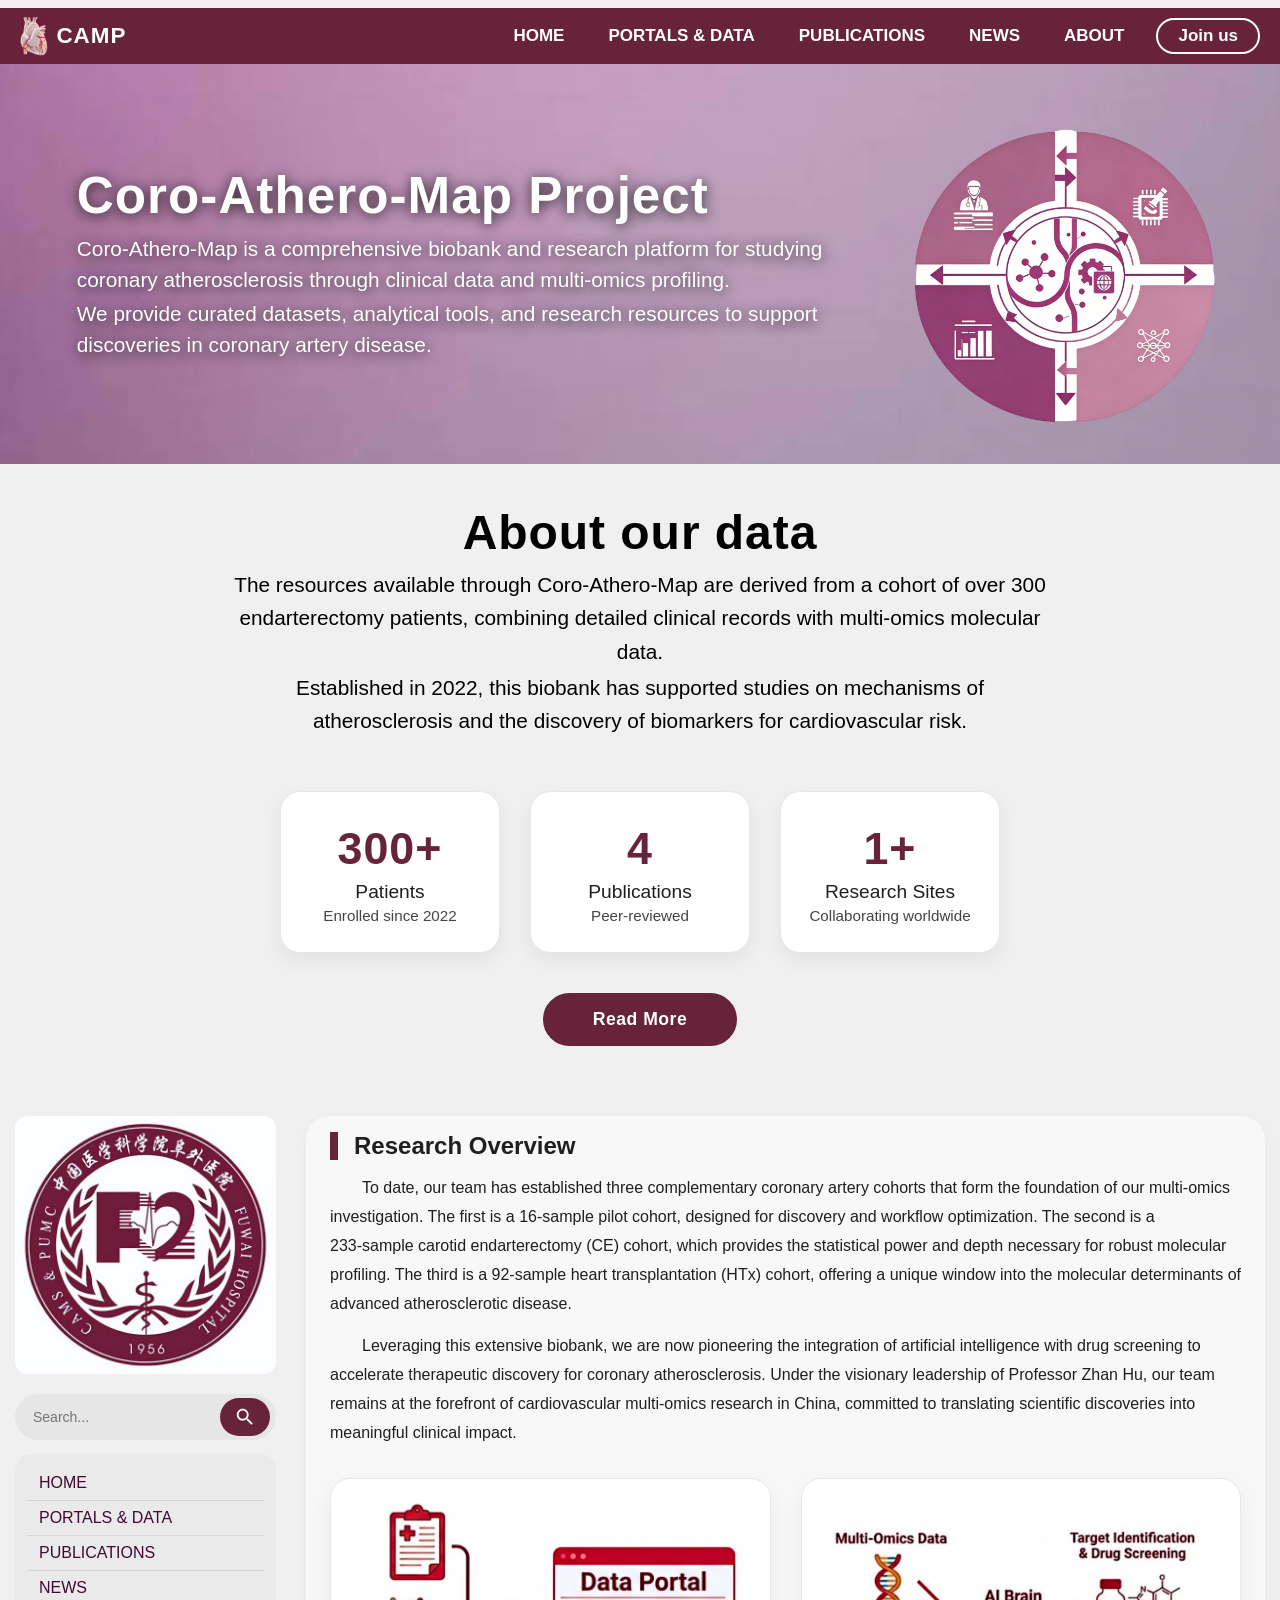
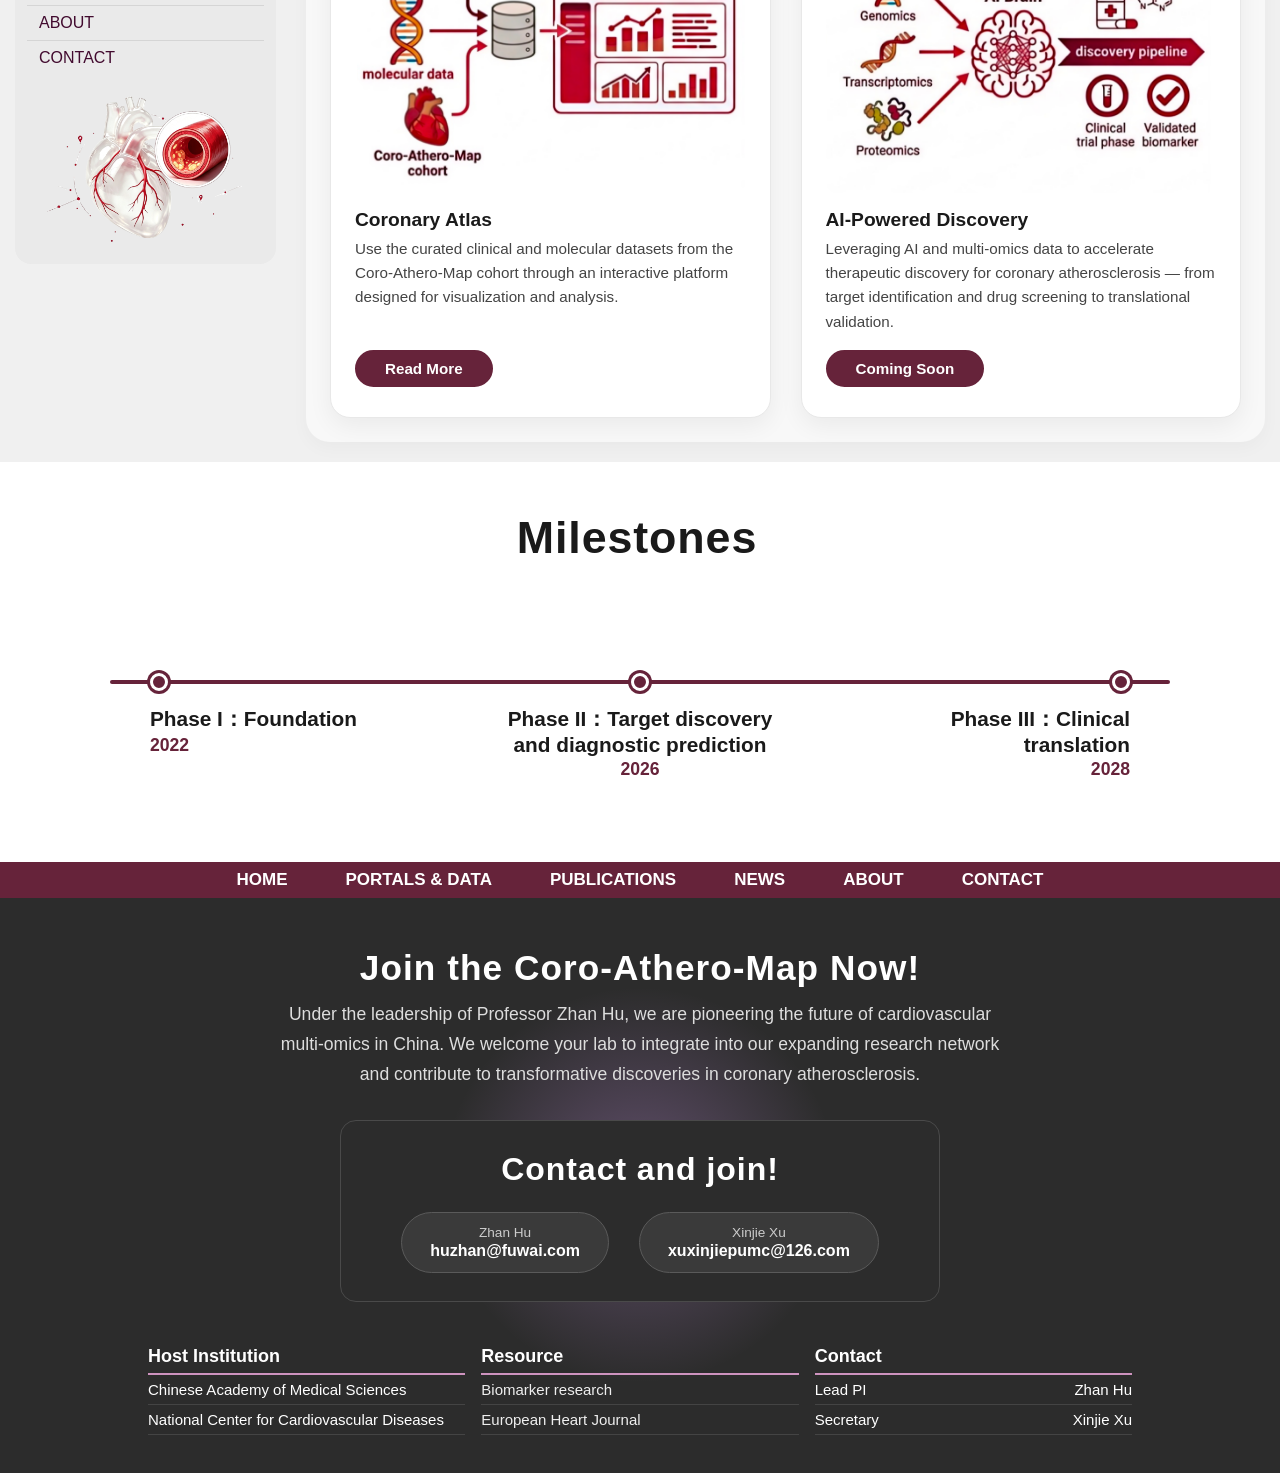
<file: index.html>
<!DOCTYPE html>
<html lang="zh-CN">
<head>
    <meta charset="UTF-8">
    <meta name="viewport" content="width=device-width, initial-scale=1.0">
    <title>Coro-Athero-Map Project</title>
    <style>
        /* ===== 全局重置 & 基础 ===== */
        * {
            margin: 0;
            padding: 0;
            box-sizing: border-box;
        }
        body { 
            font-family: "Segoe UI", "Microsoft YaHei", sans-serif;
            background: #f0f0f0;
            color: #1f1f1f;
            scroll-behavior: smooth;
        } 

        /* ===== 主导航 ===== */
        .head-top {
            background: #66233A;   /* 修改：颜色从b30000改为6A3048 */
            padding: 6px 20px;
            display: flex;
            align-items: center;
            flex-wrap: wrap;
            gap: 12px 20px;
            position: sticky;
            top: 0;
            z-index: 100;
            margin-top: 8px;  /* 修改：新增 */
            box-sizing: border-box; /* 修改：新增 */
            min-height: 56px; /* 修改：新增 */
        }
        .head-top .brand {
            display: flex;
            align-items: center;
            gap: 8px;
            color: #fff;
            font-weight: 700;
            font-size: 1.4rem;
            letter-spacing: 1px;
        }
        .head-top .brand img {
            height: 40px;
            width: auto;
            display: block;
        }
        .head-top .nav {
            flex: 1;
            display: flex;
            justify-content: flex-end;
        }
        .head-top .nav ul {
            list-style: none;
            display: flex;
            gap: 20px;
            flex-wrap: wrap;
            align-items: center;
        }
        .head-top .nav ul li a {
            color: #fff;
            text-decoration: none;
            font-size: 17px;
            font-weight: 600;
            padding: 6px 12px;
            display: inline-block;
        }
        .head-top .nav ul li a:hover {
            background: #E4BBD5;  /* 修改：颜色从ff4d4d改为8B6FA6 */
            border-radius: 6px;
        }
        .head-top .nav ul li a.btn-join {
            border: 2px solid #ffffff;
            border-radius: 30px;
            padding: 6px 20px;
            background: transparent;
            transition: background 0.3s, color 0.3s;
        }
        .head-top .nav ul li a.btn-join:hover {
            background: #ffffff;
            color: #66233A;   /* 修改：颜色从b30000改为6A3048 */
        }

        /* ===== 引导大图 ===== */
        .lead {
            position: relative;
            overflow: hidden;
            width: 100%;
            height: 400px;
            background: #c0c0c0;
            line-height: 0;
        }
        .lead img {
            width: 100%;
            height: 100%;
            object-fit: cover;
            display: block;
        }

        /* ===== 图片上的白色文字 - 左对齐 ===== */
        .lead-overlay {
            position: absolute;
            top: 0;
            left: 0;
            width: 100%;
            height: 100%;
            display: flex;
            flex-direction: column;
            justify-content: center;
            padding-left: 6%;
            color: #ffffff;
            text-shadow: 0 2px 14px rgba(0, 0, 0, 0.8);
            pointer-events: none;
        }
        .lead-overlay .text-block {
            max-width: 66.666%;
            text-align: left;
        }
        .lead-overlay .title-main {
            font-size: 3.2rem;
            font-weight: 700;
            letter-spacing: 0.02em;
            line-height: 1.2;
            margin-bottom: 0.4rem;
        }
        .lead-overlay .sub-text {
            font-size: 1.3rem;
            font-weight: 400;
            line-height: 1.5;
            margin: 0.15rem 0;
        }

        /* ===== 图片下方的黑色文字 ===== */
        .data-intro {
            background: #f0f0f0;
            padding: 40px 20px 20px;
            text-align: center;
            color: #000000;
        }
        .data-intro .data-text-block {
            max-width: 66.666%;
            margin: 0 auto;
        }
        .data-intro .data-title {
            font-size: 3.0rem;
            font-weight: 700;
            letter-spacing: 0.02em;
            line-height: 1.2;
            margin-bottom: 0.4rem;
        }
        .data-intro .data-sub {
            font-size: 1.3rem;
            font-weight: 400;
            line-height: 1.6;
            margin: 0.2rem auto;
        }

        /* ===== 三个卡片 ===== */
        .card-section {
            background: #f0f0f0;
            padding: 30px 20px 40px;
            display: flex;
            justify-content: center;
            gap: 30px;
            flex-wrap: wrap;
        }
        .card-item {
            background: #ffffff;
            border-radius: 20px;
            padding: 30px 20px 28px;
            width: 220px;
            min-width: 160px;
            box-shadow: 0 8px 20px rgba(0,0,0,0.06);
            text-align: center;
            transition: transform 0.25s ease, box-shadow 0.25s ease;
            border: 1px solid #e6e6e6;
            cursor: default;
        }
        .card-item:hover {
            transform: scale(1.08);
            box-shadow: 0 16px 36px rgba(0,0,0,0.12);
        }
        .card-item .card-number {
            font-size: 2.8rem;
            font-weight: 700;
            color: #66233A;   /* 修改：颜色从b30000改为6A3048 */
            letter-spacing: 1px;
            line-height: 1.2;
        }
        .card-item .card-label {
            font-size: 1.2rem;
            font-weight: 500;
            color: #1f1f1f;
            margin-top: 6px;
        }
        .card-item .card-sub {
            font-size: 0.95rem;
            color: #444;
            margin-top: 4px;
            font-weight: 400;
        }

        /* ===== Read More 蓝色按钮 ===== */
        .readmore-wrapper {
            background: #f0f0f0;
            padding: 0 20px 50px;
            display: flex;
            justify-content: center;
        }
        .btn-readmore {
            display: inline-block;
            background:  #66233A;   /* 修改：颜色从0066cc改为6A3048 */
            color: #ffffff;
            font-size: 1.1rem;
            font-weight: 600;
            padding: 14px 48px;
            border-radius: 40px;
            text-decoration: none;
            transition: background 0.3s ease, color 0.3s ease;
            border: 2px solid #66233A;   /* 修改：颜色从0066cc改为6A3048 */
            cursor: pointer;
            letter-spacing: 0.5px;
        }
        .btn-readmore:hover {
            background: #ffffff;
            color: #66233A;   /* 修改：颜色从0066cc改为6A3048 */
        }

        /* ===== 主体区域 ===== */
        .main {
            display: flex;
            max-width: 1280px;
            margin: 0 auto;
            background: #f0f0f0;
            padding: 20px 15px;
            gap: 30px;
            flex-wrap: wrap;
        }
        .main_left {
            flex: 0 0 240px;
        }
        .main_left .pic img {
            width: 100%;
            border-radius: 12px;
        }
        .search {
            display: flex;
            background: #e6e6e6;
            border-radius: 30px;
            padding: 4px 6px;
            margin: 16px 0 10px;
            align-items: center;
        }
        .search input.text {
            flex: 1;
            border: none;
            background: transparent;
            padding: 10px 12px;
            outline: none;
            font-size: 14px;
        }
        .search input.btn {
            background: #66233A;   /* 修改：颜色从b30000改为6A3048 */
            border: none;
            width: 50px;
            height: 38px;
            border-radius: 30px;
            cursor: pointer;
            background-image: url('data:image/svg+xml;utf8,<svg xmlns="http://www.w3.org/2000/svg" width="20" height="20" viewBox="0 0 24 24" fill="white"><path d="M15.5 14h-.79l-.28-.27C15.41 12.59 16 11.11 16 9.5 16 5.91 13.09 3 9.5 3S3 5.91 3 9.5 5.91 16 9.5 16c1.61 0 3.09-.59 4.23-1.57l.27.28v.79l5 4.99L20.49 19l-4.99-5zm-6 0C7.01 14 5 11.99 5 9.5S7.01 5 9.5 5 14 7.01 14 9.5 11.99 14 9.5 14z"/></svg>');
            background-repeat: no-repeat;
            background-position: center;
            background-size: 22px;
        }
        .left_nav {
            background: #eaeaea;
            border-radius: 16px;
            padding: 12px 0 8px;
            margin-top: 14px;
        }
        .left_nav ul {
            list-style: none;
            padding: 0 12px;
        }
        .left_nav ul li {
            padding: 8px 0;
            border-bottom: 1px solid #d5d5d5;
        }
        .left_nav ul li:last-child {
            border-bottom: none;
        }
        .left_nav ul li a {
            text-decoration: none;
            color: #420B2F ; /* 修改：颜色从7a1a1a改为000000 */
            font-weight: 500;
            font-size: 16px;
            display: block;
            padding-left: 12px;
        }
        .left_nav ul li a:hover {
            color: #420B2F  /* 修改：颜色从cc0000改为422256 */
            background: #f0d0d0;
            border-radius: 8px;
        }
        .pic0 {
            text-align: center;
            margin: 18px 0 6px;
        }
        .pic0 img {
            width: 90%;
            max-width: 200px;
        }
        .main_right {
            flex: 1;
            min-width: 280px;
        }
        .jianjie {
            background: #f8f8f8;
            padding: 10px 24px 24px;
            border-radius: 24px;
            box-shadow: 0 6px 18px rgba(0,0,0,0.03);
        }
        .jianjie h2 {
            color: #422256  /* 修改：颜色从a80000改为422256 */
            font-size: 28px;
            border-left: 8px solid #66233A;   /* 修改：颜色从b30000改为6A3048 */
            padding-left: 16px;
            margin-top: 6px;
        }
        .jianjie p {
            text-indent: 2em;
            line-height: 1.8;
            color: #1f1f1f;
            margin: 14px 0;
        }

        /* ===== 简介下方的两个白色卡片（新增） ===== */
        .feature-cards {
            display: flex;
            gap: 30px;
            margin-top: 30px;
            flex-wrap: wrap;
        }
        .feature-card {
            flex: 1;
            min-width: 280px;
            background: #ffffff;
            border-radius: 20px;
            padding: 24px 24px 30px;
            box-shadow: 0 8px 24px rgba(0,0,0,0.06);
            border: 1px solid #e8e8e8;
            transition: transform 0.25s ease, box-shadow 0.25s ease;
            display: flex;
            flex-direction: column;
        }
        .feature-card:hover {
            transform: translateY(-4px);
            box-shadow: 0 16px 40px rgba(0,0,0,0.10);
        }
        .feature-card .card-img {
            width: 100%;
            height: 290px;  /* 修改：300改成280 */
            object-fit: cover;
            border-radius: 12px;
            margin-bottom: 16px;
            background: #e0e0e0;
            flex-shrink: 0;
        }
        .feature-card .card-title {
            font-size: 1.2rem;
            font-weight: 700;
            color: #1a1a1a;
            margin-bottom: 6px;
        }
        .feature-card .card-desc {
            font-size: 0.95rem;
            line-height: 1.6;
            color: #444;
            margin-bottom: 16px;
            flex: 1;
        }
        .feature-card .btn-sm {
            display: inline-block;
            background: #66233A;   /* 修改：颜色从0066cc改为6A3048 */
            color: #ffffff;
            font-size: 0.95rem;
            font-weight: 600;
            padding: 8px 28px;
            border-radius: 30px;
            text-decoration: none;
            transition: background 0.3s ease, color 0.3s ease;
            border: 2px solid #66233A;   /* 修改：颜色从0066cc改为6A3048 */
            cursor: pointer;
            align-self: flex-start;
        }
        .feature-card .btn-sm:hover {
            background: #ffffff;
            color: #66233A;   /* 修改：颜色从0066cc改为6A3048 */
        }

        /* ===== Milestones 白色区域（在灰色主体下方，红色导航上方） ===== */
        .milestones-section {
            background: #ffffff;
            padding: 50px 20px 60px;
            text-align: center;
        }
        .milestones-section .section-title {
            font-size: 2.8rem;
            font-weight: 700;
            color: #1a1a1a;
            display: inline-flex;
            align-items: center;
            gap: 6px;
            letter-spacing: 0.02em;
            margin-bottom: 40px;
        }
        /* 修改：去掉闪烁光标 */
        /* ===== 时间线（两端延伸） ===== */
        .timeline {
            position: relative;
            max-width: 1000px;
            margin: 0 auto;
            padding: 20px 0;
        }
        /* 横线：向两端延伸，比容器稍宽 */
        .timeline::before {
            content: '';
            position: absolute;
            top: 77px;
            left: -30px;
            right: -30px;
            height: 4px;
            background: #66233A;   /* 修改：颜色从0066cc改为6A3048 */
            border-radius: 4px;
        }
        .timeline-row {
            display: flex;
            justify-content: space-between;
            align-items: flex-start;
            position: relative;
            padding-top: 20px;
        }
        .timeline-item {
            flex: 1;
            text-align: center;
            position: relative;
            padding-top: 30px;
        }
        /* 圆点 */
        .timeline-item .dot {
            width: 18px;
            height: 18px;
            background: #66233A;   /* 修改：颜色从0066cc改为6A3048 */
            border-radius: 50%;
            margin: 0 auto 14px auto;
            border: 3px solid #ffffff;
            box-shadow: 0 0 0 3px #66233A;   /* 修改：颜色从0066cc改为6A3048 */
            position: relative;
            z-index: 2;
        }
        .timeline-item .phase-title {
            font-size: 1.3rem;
            font-weight: 700;
            color: #1a1a1a;
            margin-bottom: 2px;
        }
        .timeline-item .phase-year {
            font-size: 1.1rem;
            font-weight: 600;
            color: #66233A;   /* 修改：颜色从0066cc改为6A3048 */
        }
        .timeline-item .phase-desc {
            font-size: 1.0rem;
            font-weight: 400;
            color: #444;
            margin-top: 2px;
        }
        /* 左对齐、右对齐的特定样式 */
        .timeline-item.left {
            text-align: left;
            padding-left: 10px;
        }
        .timeline-item.left .dot {
            margin-left: 0;
        }
        .timeline-item.right {
            text-align: right;
            padding-right: 10px;
        }
        .timeline-item.right .dot {
            margin-right: 0;
        }
        /* 三个点的分布 */
        .timeline-item.left {
            flex: 0 0 30%;
        }
        .timeline-item.center {
            flex: 0 0 30%;
            text-align: center;
        }
        .timeline-item.right {
            flex: 0 0 30%;
            text-align: right;
        }

        /* ===== 底部导航（红色） ===== */
        .foot-nav {
            background: #66233A;   /* 修改：颜色从b30000改为6A3048 */
            padding: 8px 20px;
        }
        .foot-nav .nav ul {
            list-style: none;
            display: flex;
            justify-content: center;
            gap: 30px;
            flex-wrap: wrap;
        }
        .foot-nav .nav ul li a {
            color: #fff;
            text-decoration: none;
            font-size: 17px;
            font-weight: 600;
            padding: 6px 14px;
        }
        .foot-nav .nav ul li a:hover {
            background: #E4BBD5;  /* 修改：颜色从ff4d4d改为8B6FA6 */
            border-radius: 6px;
        }

        /* ===== 底部导航（黑色背景） ===== */
        .foot {
            background: #2c2c2c;
            color: #eee;
            padding: 30px 20px 30px;
            position: relative;
            overflow: hidden;
        }
        
        /* ===== 修改：添加页脚链接样式 ===== */
        .foot .column a {
          color: #ffffff;           /* 白色 */
          text-decoration: none;    /* 无下划线 */
          transition: color 0.3s ease;
         }

        .foot .column a:hover {
          color: #ffffff;           
          text-decoration: none
        }

        /* ===== 蓝色光晕动画 ===== */
        .glow-ring {
            position: absolute;
            top: 50%;
            left: 50%;
            transform: translate(-50%, -50%);
            width: 400px;
            height: 400px;
            border-radius: 50%;
            /* 修改颜色 */
            /* background: radial-gradient(circle, rgba(0, 102, 204, 0.30) 0%, rgba(0, 102, 204, 0) 70%); */
            background: radial-gradient(circle, rgba(220, 160, 255, 0.3) 0%, rgba(0, 102, 204, 0) 70%);
            pointer-events: none;
            animation: pulseGlow 4s ease-in-out infinite;
            z-index: 0;
        }
        @keyframes pulseGlow {
            0% {
                transform: translate(-50%, -50%) scale(0.5);
                opacity: 0.4;
            }
            50% {
                transform: translate(-50%, -50%) scale(2.0);
                opacity: 0.9;
            }
            100% {
                transform: translate(-50%, -50%) scale(0.5);
                opacity: 0.4;
            }
        }

        /* ===== Contact & Join 黑色方块 ===== */
        .contact-join-block {
            position: relative;
            z-index: 1;
            background: #2c2c2c;
            border-radius: 16px;
            padding: 30px 20px 28px;
            max-width: 600px;
            margin: 0 auto 30px auto;
            text-align: center;
            border: 1px solid #4a4a4a;
            transition: transform 0.3s ease, box-shadow 0.3s ease, border-color 0.3s ease;
        }
        .contact-join-block:hover {
            transform: scale(1.02);
            /* 修改颜色 */
            /* box-shadow: 0 0 40px rgba(0, 102, 204, 0.25); */
            box-shadow: 0 0 40px rgba(220, 160, 255, 0.3);
            /* box-shadow: 0 0 40px rgba(180, 130, 255, 0.3); */
            border-color: #66233A;   /* 修改：颜色从0066cc改为6A3048 */
        }
        .contact-join-block .block-title {
            color: #ffffff;
            font-size: 2.0rem;
            font-weight: 700;
            letter-spacing: 0.03em;
            margin-bottom: 24px;
        }
        .contact-join-block .email-grid {
            display: flex;
            justify-content: center;
            gap: 30px;
            flex-wrap: wrap;
        }
        .contact-join-block .email-item {
            background: #3a3a3a;
            border-radius: 40px;
            padding: 12px 28px;
            border: 1px solid #5a5a5a;
            transition: border-color 0.3s;
            min-width: 200px;
        }
        .contact-join-block .email-item:hover {
            border-color: #66233A;   /* 修改：颜色从b30000改为6A3048 */
        }
        .contact-join-block .email-item .email-label {
            color: #cccccc;
            font-size: 0.85rem;
            font-weight: 400;
            display: block;
            margin-bottom: 2px;
        }
        .contact-join-block .email-item .email-addr {
            color: #ffffff;
            font-size: 1.0rem;
            font-weight: 600;
            text-decoration: none;
            word-break: break-all;
        }
        .contact-join-block .email-item .email-addr:hover {
            color: #CE93BF;   /* 修改：颜色从ff6666改为CE93BF */
        }

        /* ===== 底部的三列内容 ===== */
        .container {
            position: relative;
            z-index: 1;
            display: flex;
            justify-content: space-around;
            max-width: 1000px;              
            margin: 0 auto;
            flex-wrap: wrap
        }
        .column {
            flex: 1;
            min-width: 270px;   /* 修改：从160改成270，加大宽度，让字能全部放下 */
            margin: 8px 8px;    /* 修改：从 8 12 改成 8 8 */
        }
        .column .row {
            padding: 6px 0;
            font-size: 15px;
            border-bottom: 1px solid #444;
        }
        .column .row:first-child {
            font-weight: bold;
            color: #ffffff;   /* 修改：颜色从ff9999改为CE93BF */
            font-size: 18px;
            border-bottom: 2px solid #CE93BF;   /* 修改：颜色从b30000改为6A3048 */
        }
        .row.role-label {
            color: #aaaaaa;
            font-weight: 700;
            border-bottom: none;
            padding-bottom: 2px;
        }
        .row.role-name {
            color: #aaaaaa;
            font-weight: 700;
            border-bottom: none;
            padding-top: 0;
            padding-bottom: 10px;
        }
        /* 修改：去掉 column .spacer {height: 6px;} */
        
        /* 修改：新增  同行显示：role + name */
        .row.role-combined {
          display: flex;
          justify-content: space-between;  /* role靠左，name靠右，视觉上更清晰 */
          align-items: center;
          padding: 6px 0;
          border-bottom: 1px solid #444;
        }
        .row.role-combined .role-label {
          color: #ffffff; /* 修改：aaaaaa ffffff */
          font-weight: 400;
          font-size: 15px;
        }
        .row.role-combined .role-name {
          color: #ffffff;
          /* 去掉加粗 font-weight: 700; */
          font-size: 15px;
        }

        /* ===== 响应式 ===== */
        @media (max-width: 750px) {
            .main_left {
                flex: 0 0 100%;
            }
            .head-top {
                flex-direction: column;
                align-items: stretch;
            }
            .head-top .nav ul {
                justify-content: center;
                gap: 10px;
            }
            .container {
                flex-direction: column;
                align-items: center;
            }
            .column {
                text-align: center;
            }
            .lead {
                height: 260px;
            }
            .lead-overlay .title-main {
                font-size: 2.0rem;
            }
            .lead-overlay .sub-text {
                font-size: 1.0rem;
            }
            .lead-overlay .text-block {
                max-width: 85%;
            }
            .data-intro .data-title {
                font-size: 2.0rem;
            }
            .data-intro .data-sub {
                font-size: 1.0rem;
            }
            .data-intro .data-text-block {
                max-width: 85%;
            }
            .card-section {
                gap: 18px;
                padding: 30px 12px;
            }
            .card-item {
                width: 160px;
                padding: 20px 12px;
            }
            .feature-cards {
                flex-direction: column;
            }
            .feature-card .card-img {
                height: 180px;
            }
            .contact-join-block .email-grid {
                flex-direction: column;
                align-items: center;
                gap: 16px;
            }
            .contact-join-block .email-item {
                width: 100%;
                max-width: 300px;
            }
            .glow-ring {
                width: 250px;
                height: 250px;
                top: 15%;
            }
            .milestones-section .section-title {
                font-size: 2.0rem;
            }
            .timeline::before {
                left: -10px;
                right: -10px;
                top: 70px;
            }
            .timeline-item.left,
            .timeline-item.center,
            .timeline-item.right {
                flex: 0 0 28%;
            }
            .timeline-item .phase-title {
                font-size: 1.0rem;
            }
        }
        @media (max-width: 480px) {
            .lead {
                height: 200px;
            }
            .lead-overlay .title-main {
                font-size: 1.4rem;
            }
            .lead-overlay .sub-text {
                font-size: 0.8rem;
            }
            .data-intro .data-title {
                font-size: 1.6rem;
            }
            .data-intro .data-sub {
                font-size: 0.9rem;
            }
            .card-item {
                width: 140px;
                padding: 16px 8px;
            }
            .card-item .card-number {
                font-size: 2.0rem;
            }
            .btn-readmore {
                padding: 12px 30px;
                font-size: 1rem;
            }
            .contact-join-block .block-title {
                font-size: 1.5rem;
            }
            .glow-ring {
                width: 180px;
                height: 180px;
                top: 12%;
            }
            .milestones-section .section-title {
                font-size: 1.6rem;
            }
            .timeline::before {
                left: -5px;
                right: -5px;
                top: 60px;
            }
            .timeline-item .phase-title {
                font-size: 0.9rem;
            }
            .timeline-item .phase-year {
                font-size: 0.9rem;
            }
            .timeline-item .phase-desc {
                font-size: 0.8rem;
            }
            .feature-card .card-img {
                height: 150px;
            }
        }
    </style>
</head>
<body>

    <!-- ===== 主导航 ===== -->
    <div class="head-top">
        <div class="brand">
            <img src="logo1.jpg" alt="Coro-Athero-Map Logo" />
            <span>CAMP</span>
        </div>
        <div class="nav">
            <ul>
                <li><a href="index.html">HOME</a></li>
                <li><a href="http://115.190.5.252:8383/" target="_blank">PORTALS & DATA</a></li>  <!-- 修改：这里加了 target="_blank"，跳转新页面时，原页面保留 -->
                <li><a href="publication.html" target="_blank">PUBLICATIONS</a></li>  <!-- 修改：这里加了 target="_blank"，跳转新页面时，原页面保留 -->
                <li><a href="meishi.html">NEWS</a></li>
                <li><a href="liuyan.html">ABOUT</a></li>
                <li><a href="#join-section" class="btn-join">Join us</a></li>
            </ul>
        </div>
    </div>

    <!-- ===== background1 + 白色文字（左对齐，目前占据三分之二） ===== -->
    <div class="lead">
        <img src="background1.jpg" alt="Coro-Athero-Map" />
        <div class="lead-overlay">
            <div class="text-block">
                <div class="title-main">Coro-Athero-Map Project</div>
                <div class="sub-text">Coro-Athero-Map is a comprehensive biobank and research platform for studying coronary atherosclerosis through clinical data and multi-omics profiling.</div>   <!-- 修改：文字内容已改 -->
                <div class="sub-text">We provide curated datasets, analytical tools, and research resources to support discoveries in coronary artery disease.</div>   <!-- 修改：文字内容已改 -->
            </div>
        </div>
    </div>

    <!-- ===== Our Data collection文字 ===== -->
    <div class="data-intro">
        <div class="data-text-block">
            <div class="data-title">About our data</div>   <!-- 修改：Our Data Collection 改成 About our data，减少相似度 -->
            <div class="data-sub">The resources available through Coro-Athero-Map are derived from a cohort of over 300 endarterectomy patients, combining detailed clinical records with multi-omics molecular data.</div>  <!-- 修改：文字内容已改 -->
            <div class="data-sub">Established in 2022, this biobank has supported studies on mechanisms of atherosclerosis and the discovery of biomarkers for cardiovascular risk.</div>  <!-- 修改：文字内容已改 -->
        </div>
    </div>

    <!-- ===== 三个小方块 ===== -->
    <div class="card-section">
        <div class="card-item">
            <div class="card-number">300+</div>
            <div class="card-label">Patients</div>
            <div class="card-sub">Enrolled since 2022</div>
        </div>
        <div class="card-item">
            <div class="card-number">4</div>
            <div class="card-label">Publications</div>
            <div class="card-sub">Peer-reviewed</div>
        </div>
        <div class="card-item">
            <div class="card-number">1+</div>
            <div class="card-label">Research Sites</div>
            <div class="card-sub">Collaborating worldwide</div>
        </div>
    </div>

    <!-- ===== 第一个Read More按钮 ===== -->
    <div class="readmore-wrapper">
        <a href="#" class="btn-readmore">Read More</a>
    </div>

    <!-- ===== 主体区域 ===== -->
    <div class="main">
        <div class="main_left">
            <div class="pic">
                <img src="pic1.jpg" alt="急救培训" />
            </div>
            <div class="search">
                <input type="text" class="text" placeholder="Search..." />
                <input type="button" class="btn" />
            </div>
            <div class="left_nav">
                <ul>
                    <li><a href="index.html">HOME</a></li>
                <li><a href="http://115.190.5.252:8383/" target="_blank">PORTALS & DATA</a></li> <!-- 修改：这里加了 target="_blank"，跳转新页面时，原页面保留 -->
                <li><a href="publication.html" target="_blank">PUBLICATIONS</a></li> <!-- 修改：这里加了 target="_blank"，跳转新页面时，原页面保留 -->
                    <li><a href="meishi.html">NEWS</a></li>
                    <li><a href="liuyan.html">ABOUT</a></li>
                    <li><a href="liuyan.html">CONTACT</a></li>
                </ul>
                <div class="pic0">
                    <img src="jianjie.png" alt="简介图标" />
                </div>
            </div>
        </div>
        <div class="main_right">
            <div class="jianjie">
                <h2>Research Overview</h2>  <!-- 修改：Coro-Athero-Map 改成 Research Overview -->
                <p>
                   To date, our team has established three complementary coronary artery cohorts that form the foundation of our multi‑omics investigation. The first is a 16‑sample pilot cohort, designed for discovery and workflow optimization. The second is a 233‑sample carotid endarterectomy (CE) cohort, which provides the statistical power and depth necessary for robust molecular profiling. The third is a 92‑sample heart transplantation (HTx) cohort, offering a unique window into the molecular determinants of advanced atherosclerotic disease. 
                </p>
                <p>
                   Leveraging this extensive biobank, we are now pioneering the integration of artificial intelligence with drug screening to accelerate therapeutic discovery for coronary atherosclerosis. Under the visionary leadership of Professor Zhan Hu, our team remains at the forefront of cardiovascular multi‑omics research in China, committed to translating scientific discoveries into meaningful clinical impact.
                </p>
            

                <!-- ===== 两个白色方块 ===== -->
                <div class="feature-cards">
                    <!-- 方块 1：AtheroPortal —— 修改为 Coronary Atlas --> 
                    <div class="feature-card">
                        <img src="pic2.jpg" alt="Coronary Atlas" class="card-img" />  <!-- 修改：AtheroPortal 修改为 Coronary Atlas -->
                        <div class="card-title">Coronary Atlas</div>
                        <div class="card-desc">
                            Use the curated clinical and molecular datasets from the Coro-Athero-Map cohort through an interactive platform designed for visualization and analysis.  <!-- 修改：文字内容已改 -->
                        </div>
                        <a href="http://115.190.5.252:8383/" class="btn-sm">Read More</a>
                    </div>
                    <!-- 方块 2：ExpressScan（Coming Soon）—— 修改为 AI-Powered Discovery，若AI方案不合适再重新改 -->
                    <div class="feature-card">
                        <img src="pic3.jpg" alt="AI-Powered Discovery" class="card-img" />  <!-- 修改：ExpressScan 修改为 AI-Powered Discovery -->
                        <div class="card-title">AI-Powered Discovery</div>
                        <div class="card-desc">
                            Leveraging AI and multi‑omics data to accelerate therapeutic discovery for coronary atherosclerosis — from target identification and drug screening to translational validation.  <!-- 修改：文字内容已改，符合AI方向 -->
                        </div>
                       <span class="btn-sm" style="cursor: default;">Coming Soon</span>  <!-- 修改：暂时改成不跳转状态（Coming Soon），原代码：<a href="http://115.190.5.252:8383/" class="btn-sm">Coming Soon</a>  -->
                    </div>
                </div>
            </div>
        </div>
    </div>

    <!-- ===== Milestones 白色区域（灰色下方，红色底部导航上方） ===== -->
    <div class="milestones-section">
        <div class="section-title">
            Milestones
            <span class="blinking-cursor"></span>
        </div>

        <!-- ===== 时间线的延伸 ===== -->
        <div class="timeline">
       
            <div class="timeline-row">
                <!-- Phase I - 左侧 -->
                <div class="timeline-item left">
                    <div class="dot"></div>
                    <div class="phase-title">Phase I：Foundation</div>
                    <div class="phase-year">2022</div>
              
                </div>
                <!-- Phase II - 中间 -->
                <div class="timeline-item center">
                    <div class="dot"></div>
                    <div class="phase-title">Phase II：Target discovery and diagnostic prediction</div>
                    <div class="phase-year">2026</div>
                    <div class="phase-desc"></div>
                </div>
                <!-- Phase III - 右侧 -->
                <div class="timeline-item right">
                    <div class="dot"></div>
                    <div class="phase-title">Phase III：Clinical translation</div>
                    <div class="phase-year">2028</div>
                    <div class="phase-desc"></div>
                </div>
            </div>
        </div>
    </div>

    <!-- ===== 底部导航（红色） ===== -->
    <div class="foot-nav">
        <div class="nav">
            <ul>
                <li><a href="index.html">HOME</a></li>
                <li><a href="http://115.190.5.252:8383/" target="_blank">PORTALS & DATA</a></li> <!-- 修改：这里加了 target="_blank"，跳转新页面时，原页面保留 -->
                <li><a href="publication.html" target="_blank">PUBLICATIONS</a></li> <!-- 修改：这里加了 target="_blank"，跳转新页面时，原页面保留 -->
                <li><a href="meishi.html">NEWS</a></li>
                <li><a href="liuyan.html">ABOUT</a></li>
                <li><a href="liuyan.html">CONTACT</a></li>
            </ul>
        </div>
    </div>

  
    <!-- ===== 页脚 加入 id="join-section" 跳转 ===== -->
    <div class="foot" id="join-section">

        <!-- ===== 蓝色光晕动画 ===== -->
        <div class="glow-ring"></div>


        <div style="position: relative; z-index: 1; max-width: 900px; margin: 0 auto 20px auto; text-align: center; padding: 20px 20px 10px;">
        <h2 style="color: #ffffff; font-size: 2.2rem; font-weight: 700; letter-spacing: 0.03em; margin-bottom: 12px;">
            Join the Coro-Athero-Map Now!
        </h2>
        <p style="color: #dddddd; font-size: 1.1rem; line-height: 1.7; max-width: 750px; margin: 0 auto;">
            Under the leadership of Professor Zhan Hu, we are pioneering the future of cardiovascular multi-omics in China. We welcome your lab to integrate into our expanding research network and contribute to transformative discoveries in coronary atherosclerosis.
        </p>
        </div>


        <!-- ===== Contact and join! 黑色方块 ===== -->
        <div class="contact-join-block">
            <div class="block-title">Contact and join!</div>
            <div class="email-grid">
                <div class="email-item">
                    <span class="email-label">Zhan Hu</span>
                    <a href="mailto:huzhan@fuwai.com" class="email-addr">huzhan@fuwai.com</a>
                </div>
                <div class="email-item">
                    <span class="email-label">Xinjie Xu</span>
                    <a href="mailto:xuxinjiepumc@126.com" class="email-addr">xuxinjiepumc@126.com</a>
                </div>
            </div>
        </div>

        <!-- ===== 底部三列内容 ===== -->
        <div class="container">
          
            <!-- 修改：第一列，改成依托单位 -->
            <div class="column">    
                <div class="row">Host Institution</div>
                <div class="row"><a href="https://www.cams.cn" target="_blank">Chinese Academy of Medical Sciences</a></div>
                <div class="row"><a href="http://www.nccd.org.cn" target="_blank">National Center for Cardiovascular Diseases</a></div>
            </div>
            
            <div class="column">
                <div class="row">Resource</div>
                <div class="row">Biomarker research</div>
                <div class="row">European Heart Journal</div>
            </div>
            <div class="column">
                <div class="row">Contact</div>
                <!-- 修改：去掉 <div class="spacer"></div>  -->
                <div class="row role-combined"><span class="role-label">Lead PI</span> <span class="role-name">Zhan Hu</span></div>  <!-- 修改：原先是role和name分两行，改成在同一行 -->
                <div class="row role-combined"><span class="role-label">Secretary</span> <span class="role-name">Xinjie Xu</span></div>  <!-- 修改：原先是role和name分两行，改成在同一行 -->
            </div>
        </div>
    </div>

    <!-- 平滑滚动优化 -->
    <script>
        document.querySelectorAll('a[href="#join-section"]').forEach(link => {
            link.addEventListener('click', function(e) {
                e.preventDefault();
                const target = document.querySelector('#join-section');
                if (target) {
                    target.scrollIntoView({
                        behavior: 'smooth',
                        block: 'start'
                    });
                }
            });
        });
    </script>
</body>
</html>
</file>
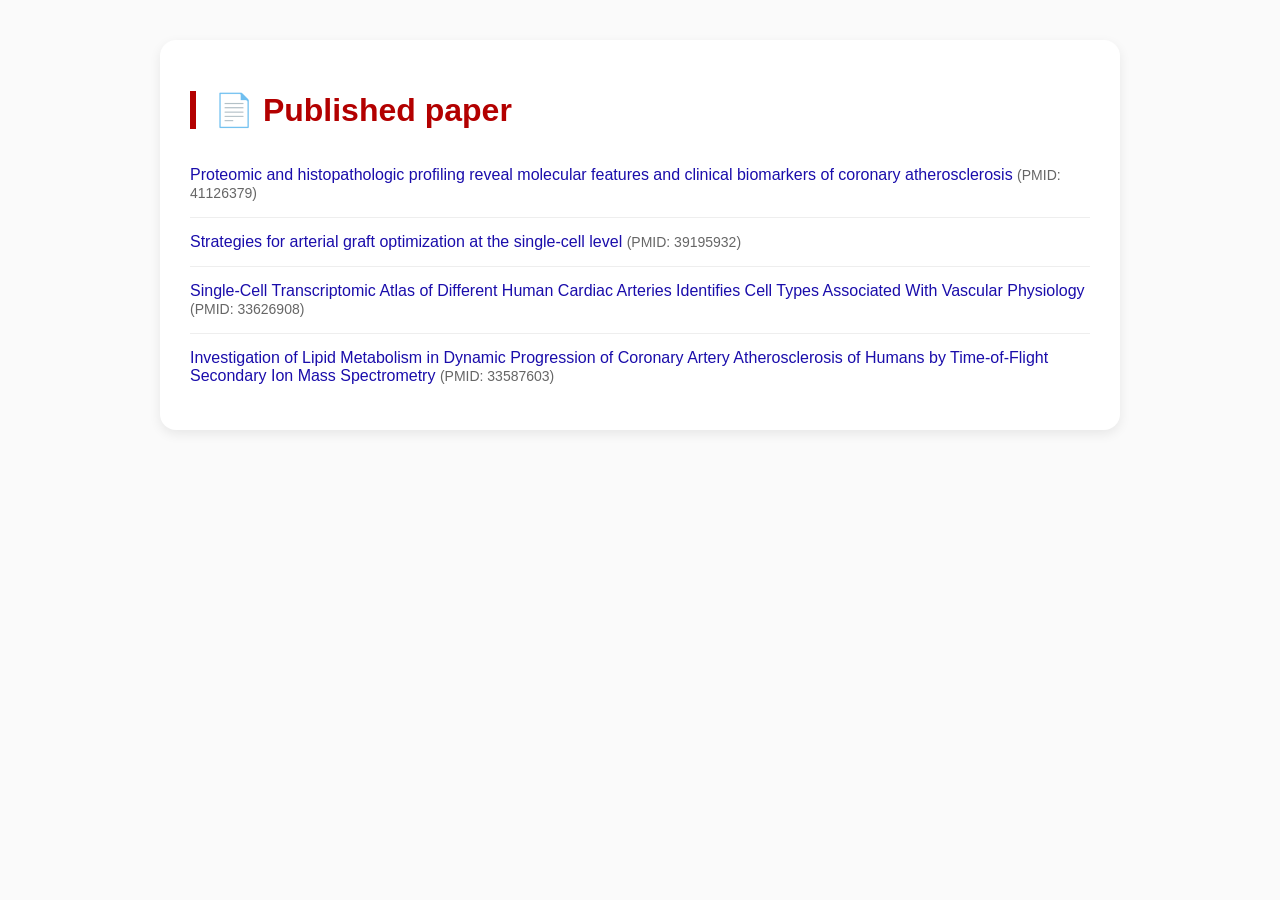
<file: publication.html>
<!DOCTYPE html>
<html>
<head>
    <meta charset="UTF-8">
    <title>Publications</title>
    <style>
        body { font-family: "Microsoft YaHei", sans-serif; background: #fafafa; margin: 0; padding: 40px; }
        .pub-list { max-width: 900px; margin: 0 auto; background: white; padding: 30px; border-radius: 16px; box-shadow: 0 4px 12px rgba(0,0,0,0.08); }
        .pub-list h1 { color: #b30000; border-left: 6px solid #b30000; padding-left: 18px; }
        .pub-item { padding: 15px 0; border-bottom: 1px solid #eee; }
        .pub-item:last-child { border-bottom: none; }
        .pub-item a { color: #1a0dab; text-decoration: none; font-size: 16px; }
        .pub-item a:hover { text-decoration: underline; }
        .pub-item .pmid { color: #666; font-size: 14px; }
    </style>
</head>
<body>
    <div class="pub-list">
        <h1>📄 Published paper</h1>
        <div class="pub-item">
            <a href="https://pubmed.ncbi.nlm.nih.gov/41126379/" target="_blank">Proteomic and histopathologic profiling reveal molecular features and clinical biomarkers of coronary atherosclerosis</a>
            <span class="pmid">(PMID: 41126379)</span>
        </div>
        <div class="pub-item">
            <a href="https://pubmed.ncbi.nlm.nih.gov/39195932/" target="_blank">Strategies for arterial graft optimization at the single-cell level</a>
            <span class="pmid">(PMID: 39195932)</span>
        </div>
        <div class="pub-item">
            <a href="https://pubmed.ncbi.nlm.nih.gov/33626908/" target="_blank">Single-Cell Transcriptomic Atlas of Different Human Cardiac Arteries Identifies Cell Types Associated With Vascular Physiology</a>
            <span class="pmid">(PMID: 33626908)</span>
        </div>
        <div class="pub-item">
            <a href="https://pubmed.ncbi.nlm.nih.gov/33587603/" target="_blank">Investigation of Lipid Metabolism in Dynamic Progression of Coronary Artery Atherosclerosis of Humans by Time-of-Flight Secondary Ion Mass Spectrometry</a>
            <span class="pmid">(PMID: 33587603)</span>
        </div>
    </div>
</body>
</html>
</file>
